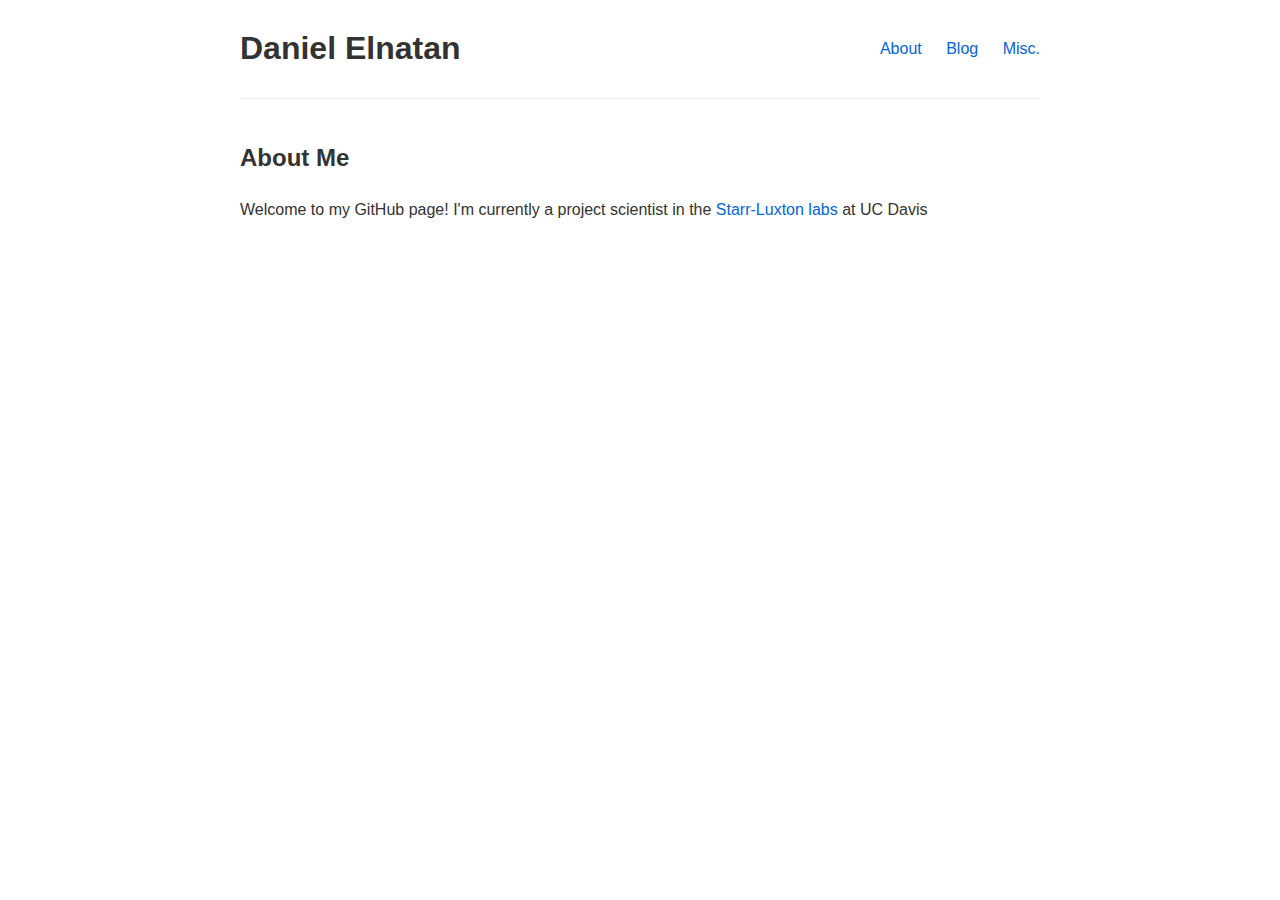
<file: index.html>
<!DOCTYPE html>
<html lang="en">
<head>
    <meta charset="UTF-8">
    <meta name="viewport" content="width=device-width, initial-scale=1.0">
    <title>Daniel Elnatan's GitHub Page</title>
    <style>
        body {
            font-family: Arial, sans-serif;
            line-height: 1.6;
            color: #333;
            max-width: 800px;
            margin: 0 auto;
            padding: 20px;
        }
        header {
            display: flex;
            justify-content: space-between;
            align-items: center;
            padding-bottom: 20px;
            border-bottom: 1px solid #eee;
        }
        h1 {
            margin: 0;
        }
        nav ul {
            list-style-type: none;
            padding: 0;
        }
        nav ul li {
            display: inline;
            margin-left: 20px;
        }
        a {
            text-decoration: none;
            color: #0366d6;
        }
        .content {
            display: none;
            padding-top: 20px;
        }
        .active {
            display: block;
        }
    </style>
</head>
<body>
    <header>
        <h1>Daniel Elnatan</h1>
        <nav>
            <ul>
                <li><a href="#" class="nav-link" data-target="about">About</a></li>
                <li><a href="#" class="nav-link" data-target="blog">Blog</a></li>
                <li><a href="#" class="nav-link" data-target="interests">Misc.</a></li>
            </ul>
        </nav>
    </header>

    <main>
        <section id="about" class="content active">
            <h2>About Me</h2>
            <p>Welcome to my GitHub page! I'm currently a project scientist in the <a href="https://starr.faculty.ucdavis.edu">Starr-Luxton labs</a> at UC Davis</p>
        </section>

        <section id="blog" class="content">
	    See <a href="blog/index.html">blog</a> here.
        </section>

        <section id="interests" class="content">
            <h2>Miscellaneous</h2>
The rise of big language models like Claude.ai has made it easier to create many programming projects. Here are some concepts that I'm exploring:
	  <ul>
	        <li><a href="../interactive_diffusion.html">Interactive diffusivity calculator</a></li>
                <li><a href="pdomdiagram/index.html">Protein domain diagram</a></li>
            </ul>
        </section>
    </main>

    <script>
        document.addEventListener('DOMContentLoaded', function() {
            const navLinks = document.querySelectorAll('.nav-link');
            const contents = document.querySelectorAll('.content');

            navLinks.forEach(link => {
                link.addEventListener('click', function(e) {
                    e.preventDefault();
                    const targetId = this.getAttribute('data-target');
                    
                    contents.forEach(content => {
                        content.classList.remove('active');
                    });
                    
                    document.getElementById(targetId).classList.add('active');
                });
            });
        });
    </script>
</body>
</html>
</file>
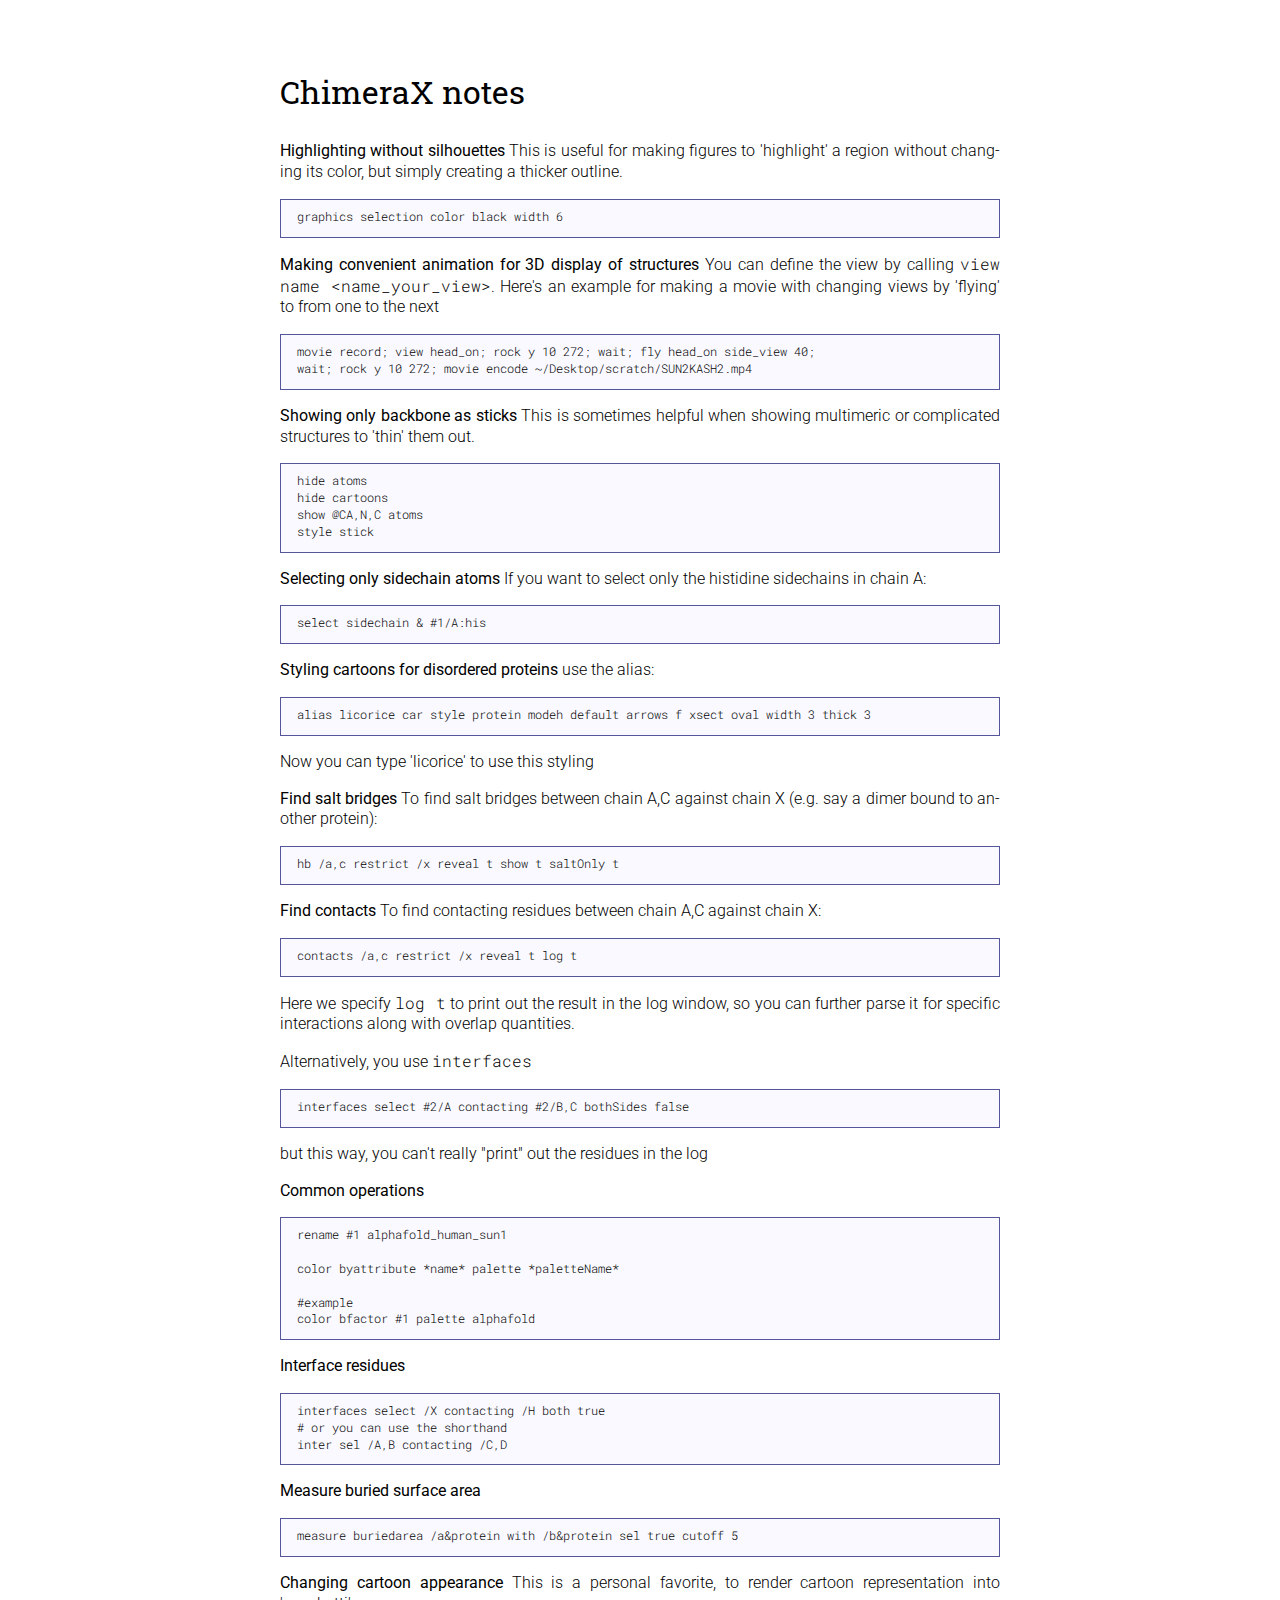
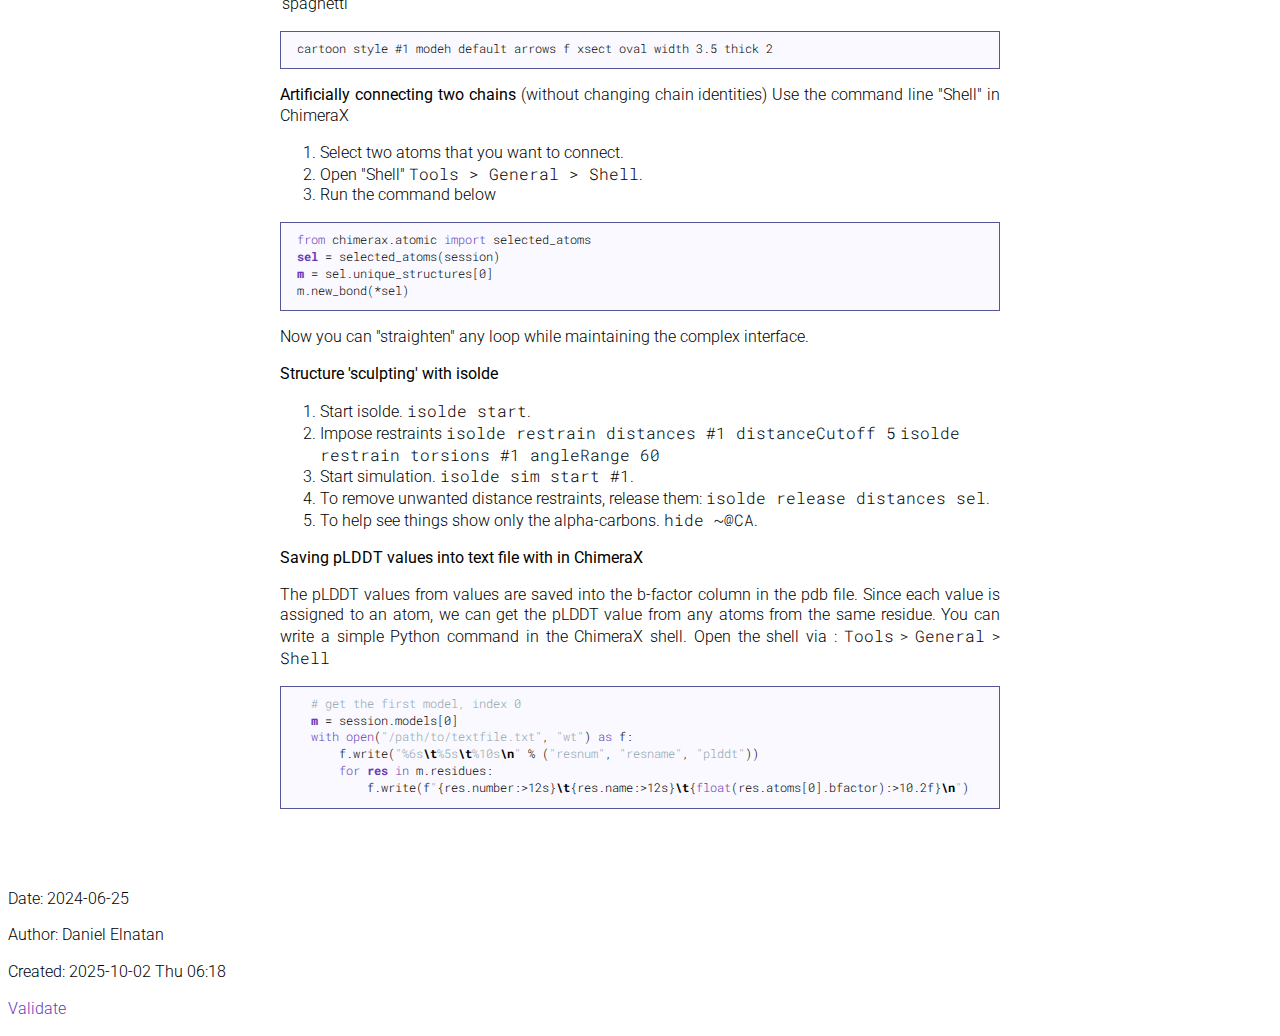
<file: chimerax_notes.html>
<?xml version="1.0" encoding="utf-8"?>
<!DOCTYPE html PUBLIC "-//W3C//DTD XHTML 1.0 Strict//EN"
"http://www.w3.org/TR/xhtml1/DTD/xhtml1-strict.dtd">
<html xmlns="http://www.w3.org/1999/xhtml" lang="en" xml:lang="en">
<head>
<!-- 2025-10-02 Thu 06:18 -->
<meta http-equiv="Content-Type" content="text/html;charset=utf-8" />
<meta name="viewport" content="width=device-width, initial-scale=1" />
<title>ChimeraX notes</title>
<meta name="author" content="Daniel Elnatan" />
<meta name="generator" content="Org Mode" />
<style type="text/css">
<!--/*--><![CDATA[/*><!--*/
/*
 * Cascading stylesheet for GNU Emacs notebooks
 * Nicolas P. Rougier - December 202
 * Released under a Creative Commons CC-BY 4.0 license
 */

@charset "utf-8";
@import url('https://fonts.googleapis.com/css?family=Roboto:300,400,500');
@import url('https://fonts.googleapis.com/css?family=Roboto Mono:300,400,500');
@import url('https://fonts.googleapis.com/css?family=Roboto Slab:300,400,500');
@import url('https://fonts.googleapis.com/css?family=Roboto Condensed:300,400,500'); 

body {
    font-family: "Roboto", sans;
    font-size: 16px;
    font-weight: 300;
    line-height: 1.3em;
}

#content {
    margin: 0 auto;
    max-width: 720px;
    margin-top: 5em;
    margin-bottom: 5em;
}

b {
    font-weight: 400;
}

a {
    color: #673AB7;
    text-decoration: none;
/*    font-weight: 400;*/
}

h1, h2, h3 {
    font-family: "Roboto Slab", serif;
    font-weight: 400;
}

h1.title {
    font-weight: 400;
    line-height: 0.75em;
    padding-top: 1.em;
    padding-bottom: 0.5em;
}
h1 span.subtitle {
    font-size: 16px;
    font-weight: 300;
}
h2 {
    clear: both;
    padding-top: 1em;
    padding-bottom: 0em;
}


p {
    text:align: justify;
/*    column-count: 2;*/
    text-align: justify;
    text-justify: inter-word;
    hyphens: auto;
}

div.abstract {
    background: #f9f9ff;
    padding: .75em 1em .75em 1em;
    line-height: 1.25em;
    font-family: "Roboto Condensed", sans-serif;
    border: .5px solid #555599;
    padding-bottom: 0.25em;
}
div.abstract p {
    column-count: 1;
    margin: 0 0 0.5em 0;
}

div.figure {
    padding: 0.50em .00em 0.75em .00em;
}
div.figure p {
    column-count: 1;
    line-height: 1.2em;
    font-family: "Roboto Condensed", sans-serif;
}
div.sidefig::after {
    display: block;
    content: "";
    clear: both;
}
div.sidefig div.figure p:nth-of-type(1) {
    width: 60%;
    float: left;
}
div.sidefig div.figure p:nth-of-type(2) {
    font-size: 95%;
    /*    border-top: 1px solid black; */
    background-color: #f9f9ff;
    padding: 1em;
}
div.sidefig div.figure img {
    width: 100%;
}

div.figure img {
    width: 100%;
}
span.figure-number {
    font-weight: 500;
}

/* --- Footnote ------------------------------------------------------------ */
div.footpara {
    display: inline-block;
}
h2.footnotes {
    font-size: 16px;
    width: 50%;
    border-bottom: 1px solid black;
}
p.footpara {
    column-count: 1;
    line-height: 1.25em;
    font-family: "Roboto Condensed", sans-serif;
    margin: 0;
}
sup {
    font-size: 0.75em;
    vertical-align: top;
    position: relative; top: -0.5em;
}

/* --- Block quote --------------------------------------------------------- */
blockquote p {
    font-size: 95%;
    line-height: 1.15em;
    column-count: 1;
    padding-top: 1em;
    padding-bottom: 1.5em;
}

/* --- Source blocks ------------------------------------------------------- */
code {
    font-family: "Roboto Mono", sans-serif;
    font-weight: 300;
}

pre {
    border: none;
    background-color: inherit;
}

pre.example::before {
    display: block;
    background-color: #fffff;
    content: "Output";
    font-family: "Roboto Condensed", sans-serif;
    font-weight: 400;
    padding-bottom: 0.25em;
}

pre.example {
    font-size: 95%;
    background-color: #f9f9ff;
    line-height: 1.4em;
    font-family: "Roboto Mono", sans-serif;
    font-weight: 300;
    padding: 0.5em 1em 0.5em 1em;
}

pre.src {
    font-size: 75%;
    line-height: 1.4em;
    font-family: "Roboto Mono", sans-serif;
    font-weight: 300;
    padding: 0;
    margin: 0;
}
div.org-src-container {
    border: .5px solid #555599;
    padding: 0.50em 1.00em 0.75em 1.00em;
    background-color: #f9f9ff;
    margin-bottom: 0.5em;
}

label.org-src-name {
    display: block;
    font-family: "Roboto Condensed", sans-serif;
    padding-bottom: .25em;
}

span.listing-number {
    font-weight: 500;
}

table {
    font-family: "Roboto Mono", sans-serif;
    font-size: 70%;
}

tbody tr:nth-of-type(even) {
    background-color: #f3f3f3;
}

tbody tr:last-of-type {
    border-bottom: 2px solid #009879;
}
/*]]>*/-->
</style>
</head>
<body>
<div id="content" class="content">
<h1 class="title">ChimeraX notes</h1>
<p>
<b>Highlighting without silhouettes</b>
This is useful for making figures to 'highlight' a region without changing its
color, but simply creating a thicker outline.
</p>
<div class="org-src-container">
<pre class="src src-txt"><code>graphics selection color black width 6
</code></pre>
</div>

<p>
<b>Making convenient animation for 3D display of structures</b>
You can define the view by calling <code>view name &lt;name_your_view&gt;</code>. Here's an
example for making a movie with changing views by 'flying' to from one to the next
</p>
<div class="org-src-container">
<pre class="src src-text"><code>movie record; view head_on; rock y 10 272; wait; fly head_on side_view 40;
wait; rock y 10 272; movie encode ~/Desktop/scratch/SUN2KASH2.mp4
</code></pre>
</div>

<p>
<b>Showing only backbone as sticks</b>
This is sometimes helpful when showing multimeric or complicated structures to
'thin' them out.
</p>

<div class="org-src-container">
<pre class="src src-text"><code>hide atoms
hide cartoons
show @CA,N,C atoms
style stick
</code></pre>
</div>

<p>
<b>Selecting only sidechain atoms</b>
If you want to select only the histidine sidechains in chain A:
</p>
<div class="org-src-container">
<pre class="src src-text"><code>select sidechain &amp; #1/A:his
</code></pre>
</div>

<p>
<b>Styling cartoons for disordered proteins</b>
use the alias:
</p>
<div class="org-src-container">
<pre class="src src-text"><code>alias licorice car style protein modeh default arrows f xsect oval width 3 thick 3
</code></pre>
</div>
<p>
Now you can type 'licorice' to use this styling
</p>

<p>
<b>Find salt bridges</b>
To find salt bridges between chain A,C against chain X (e.g. say a dimer bound to another protein):
</p>
<div class="org-src-container">
<pre class="src src-text"><code>hb /a,c restrict /x reveal t show t saltOnly t
</code></pre>
</div>

<p>
<b>Find contacts</b>
To find contacting residues between chain A,C against chain X:
</p>
<div class="org-src-container">
<pre class="src src-text"><code>contacts /a,c restrict /x reveal t log t
</code></pre>
</div>

<p>
Here we specify <code>log t</code> to print out the result in the log window, so you can further parse it for specific interactions along with overlap quantities.
</p>

<p>
Alternatively, you use <code>interfaces</code>
</p>
<div class="org-src-container">
<pre class="src src-text"><code>interfaces select #2/A contacting #2/B,C bothSides false
</code></pre>
</div>

<p>
but this way, you can't really "print" out the residues in the log
</p>

<p>
<b>Common operations</b>
</p>
<div class="org-src-container">
<pre class="src src-text"><code>rename #1 alphafold_human_sun1

color byattribute *name* palette *paletteName*

#example
color bfactor #1 palette alphafold
</code></pre>
</div>

<p>
<b>Interface residues</b>
</p>
<div class="org-src-container">
<pre class="src src-text"><code>interfaces select /X contacting /H both true
# or you can use the shorthand
inter sel /A,B contacting /C,D
</code></pre>
</div>

<p>
<b>Measure buried surface area</b>
</p>
<div class="org-src-container">
<pre class="src src-text"><code>measure buriedarea /a&amp;protein with /b&amp;protein sel true cutoff 5
</code></pre>
</div>

<p>
<b>Changing cartoon appearance</b>
This is a personal favorite, to render cartoon representation into 'spaghetti'
</p>
<div class="org-src-container">
<pre class="src src-text"><code>cartoon style #1 modeh default arrows f xsect oval width 3.5 thick 2
</code></pre>
</div>

<p>
<b>Artificially connecting two chains</b> (without changing chain identities)
Use the command line "Shell" in ChimeraX
</p>

<ol class="org-ol">
<li>Select two atoms that you want to connect.</li>
<li>Open "Shell" <code>Tools &gt; General &gt; Shell</code>.</li>
<li>Run the command below</li>
</ol>

<div class="org-src-container">
<pre class="src src-python"><code><span style="color: #673AB7;">from</span> chimerax.atomic <span style="color: #673AB7;">import</span> selected_atoms
<span style="color: #673AB7; font-weight: bold;">sel</span> = selected_atoms(session)
<span style="color: #673AB7; font-weight: bold;">m</span> = sel.unique_structures[0]
m.new_bond(*sel)   
</code></pre>
</div>

<p>
Now you can "straighten" any loop while maintaining the complex interface.
</p>

<p>
<b>Structure 'sculpting' with isolde</b>
</p>

<ol class="org-ol">
<li>Start isolde. <code>isolde start</code>.</li>
<li>Impose restraints
<code>isolde restrain distances #1 distanceCutoff 5</code>
<code>isolde restrain torsions #1 angleRange 60</code></li>
<li>Start simulation. <code>isolde sim start #1</code>.</li>
<li>To remove unwanted distance restraints, release them: <code>isolde release distances sel</code>.</li>
<li>To help see things show only the alpha-carbons. <code>hide ~@CA</code>.</li>
</ol>

<p>
<b>Saving pLDDT values into text file with in ChimeraX</b>
</p>

<p>
The pLDDT values from  values are saved into the b-factor column in the pdb file. Since each value is assigned to an atom, we can get the pLDDT value from any atoms from the same residue. You can write a simple Python command in the ChimeraX shell. Open the shell via : <code>Tools</code> &gt; <code>General</code> &gt; <code>Shell</code>
</p>

<div class="org-src-container">
<pre class="src src-python"><code>  <span style="color: #90A4AE;"># get the first model, index 0</span>
  <span style="color: #673AB7; font-weight: bold;">m</span> = session.models[0]
  <span style="color: #673AB7;">with</span> <span style="color: #673AB7;">open</span>(<span style="color: #90A4AE;">"/path/to/textfile.txt"</span>, <span style="color: #90A4AE;">"wt"</span>) <span style="color: #673AB7;">as</span> f:
      f.write(<span style="color: #90A4AE;">"%6s</span><span style="font-weight: bold;">\t</span><span style="color: #90A4AE;">%5s</span><span style="font-weight: bold;">\t</span><span style="color: #90A4AE;">%10s</span><span style="font-weight: bold;">\n</span><span style="color: #90A4AE;">"</span> % (<span style="color: #90A4AE;">"resnum"</span>, <span style="color: #90A4AE;">"resname"</span>, <span style="color: #90A4AE;">"plddt"</span>))
      <span style="color: #673AB7;">for</span> <span style="color: #673AB7; font-weight: bold;">res</span> <span style="color: #673AB7;">in</span> m.residues:
          f.write(f<span style="color: #90A4AE;">"</span>{res.number:&gt;12s}<span style="font-weight: bold;">\t</span>{res.name:&gt;12s}<span style="font-weight: bold;">\t</span>{<span style="color: #673AB7;">float</span>(res.atoms[0].bfactor):&gt;10.2f}<span style="font-weight: bold;">\n</span><span style="color: #90A4AE;">"</span>)
</code></pre>
</div>
</div>
<div id="postamble" class="status">
<p class="date">Date: 2024-06-25</p>
<p class="author">Author: Daniel Elnatan</p>
<p class="date">Created: 2025-10-02 Thu 06:18</p>
<p class="validation"><a href="https://validator.w3.org/check?uri=referer">Validate</a></p>
</div>
</body>
</html>
</file>
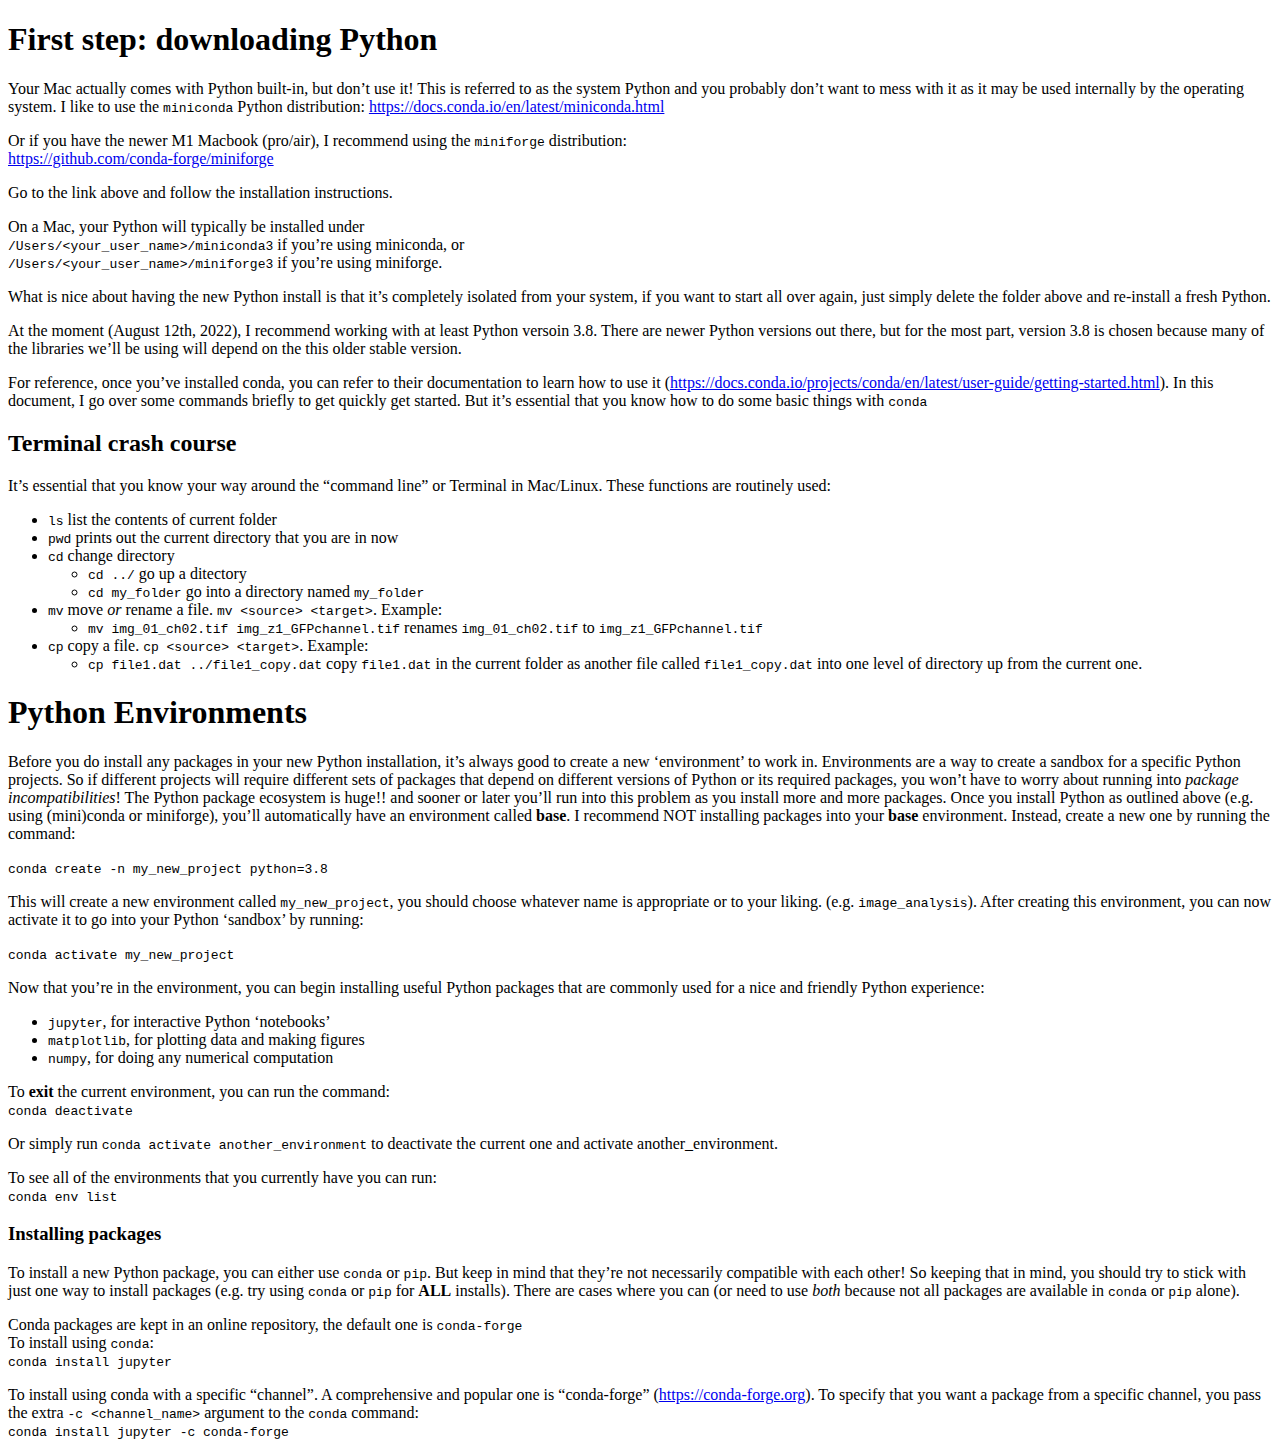
<file: docs/part1.html>
﻿<!DOCTYPE html>
<html>

<head>
  <meta charset="utf-8">
  <meta name="viewport" content="width=device-width, initial-scale=1.0">
  <title>Python intro (part 1)</title>
  <link rel="stylesheet" href="https://stackedit.io/style.css" />
</head>

<body class="stackedit">
  <div class="stackedit__html"><h1 id="first-step-downloading-python">First step: downloading Python</h1>
<p>Your Mac actually comes with Python built-in, but don’t use it! This is referred to as the system Python and you probably don’t want to mess with it as it may be used internally by the operating system. I like to use the <code>miniconda</code> Python distribution: <a href="https://docs.conda.io/en/latest/miniconda.html">https://docs.conda.io/en/latest/miniconda.html</a></p>
<p>Or if you have the newer M1 Macbook (pro/air), I recommend using the <code>miniforge</code> distribution:<br>
<a href="https://github.com/conda-forge/miniforge">https://github.com/conda-forge/miniforge</a></p>
<p>Go to the link above and follow the installation instructions.</p>
<p>On a Mac, your Python will typically be installed under<br>
<code>/Users/&lt;your_user_name&gt;/miniconda3</code> if you’re using miniconda, or<br>
<code>/Users/&lt;your_user_name&gt;/miniforge3</code> if you’re using miniforge.</p>
<p>What is nice about having the new Python install is that it’s completely isolated from your system, if you want to start all over again, just simply delete the folder above and re-install a fresh Python.</p>
<p>At the moment (August 12th, 2022), I recommend working with at least Python versoin 3.8. There are newer Python versions out there, but for the most part, version 3.8 is chosen because many of the libraries we’ll be using will depend on the this older stable version.</p>
<p>For reference, once you’ve installed conda, you can refer to their documentation to learn how to use it (<a href="https://docs.conda.io/projects/conda/en/latest/user-guide/getting-started.html">https://docs.conda.io/projects/conda/en/latest/user-guide/getting-started.html</a>). In this document, I go over some commands briefly to get quickly get started. But it’s essential that you know how to do some basic things with <code>conda</code></p>
<h2 id="terminal-crash-course">Terminal crash course</h2>
<p>It’s essential that you know your way around the “command line” or Terminal in Mac/Linux. These functions are routinely used:</p>
<ul>
<li><code>ls</code> list the contents of current folder</li>
<li><code>pwd</code> prints out the current directory that you are in now</li>
<li><code>cd</code> change directory
<ul>
<li><code>cd ../</code> go up a ditectory</li>
<li><code>cd my_folder</code> go into a directory named <code>my_folder</code></li>
</ul>
</li>
<li><code>mv</code> move <em>or</em> rename a file. <code>mv &lt;source&gt; &lt;target&gt;</code>. Example:
<ul>
<li><code>mv img_01_ch02.tif img_z1_GFPchannel.tif</code> renames <code>img_01_ch02.tif</code> to <code>img_z1_GFPchannel.tif</code></li>
</ul>
</li>
<li><code>cp</code> copy a file. <code>cp &lt;source&gt; &lt;target&gt;</code>. Example:
<ul>
<li><code>cp file1.dat ../file1_copy.dat</code> copy <code>file1.dat</code> in the current folder as another file called <code>file1_copy.dat</code> into one level of directory up from the current one.</li>
</ul>
</li>
</ul>
<h1 id="python-environments">Python Environments</h1>
<p>Before you do install any packages in your new Python installation, it’s always good to create a new ‘environment’ to work in. Environments are a way to create a sandbox for a specific Python projects. So if different projects will require different sets of packages that depend on different versions of Python or its required packages, you won’t have to worry about running into <em>package incompatibilities</em>! The Python package ecosystem is huge!! and sooner or later you’ll run into this problem as you install more and more packages. Once you install Python as outlined above (e.g. using (mini)conda or miniforge), you’ll automatically have an environment called <strong>base</strong>. I recommend NOT installing packages into your <strong>base</strong> environment. Instead, create a new one by running the command:</p>
<p><code>conda create -n my_new_project python=3.8</code></p>
<p>This will create a new environment called <code>my_new_project</code>, you should choose whatever name is appropriate or to your liking. (e.g. <code>image_analysis</code>). After creating this environment, you can now activate it to go into your Python ‘sandbox’ by running:</p>
<p><code>conda activate my_new_project</code></p>
<p>Now that you’re in the environment, you can begin installing useful Python packages that are commonly used for a nice and friendly Python experience:</p>
<ul>
<li><code>jupyter</code>, for interactive Python ‘notebooks’</li>
<li><code>matplotlib</code>, for plotting data and making figures</li>
<li><code>numpy</code>, for doing any numerical computation</li>
</ul>
<p>To <strong>exit</strong> the current environment, you can run the command:<br>
<code>conda deactivate</code></p>
<p>Or simply run <code>conda activate another_environment</code> to deactivate the current one and activate another_environment.</p>
<p>To see all of the environments that you currently have you can run:<br>
<code>conda env list</code></p>
<h3 id="installing-packages">Installing packages</h3>
<p>To install a new Python package, you can either use <code>conda</code> or <code>pip</code>. But keep in mind that they’re not necessarily compatible with each other! So keeping that in mind, you should try to stick with just one way to install packages (e.g. try using <code>conda</code> or <code>pip</code> for <strong>ALL</strong> installs). There are cases where you can (or need to use <em>both</em> because not all packages are available in <code>conda</code> or <code>pip</code> alone).</p>
<p>Conda packages are kept in an online repository, the default one is <code>conda-forge</code><br>
To install using <code>conda</code>:<br>
<code>conda install jupyter</code></p>
<p>To install using conda with a specific “channel”. A comprehensive and popular one is “conda-forge” (<a href="https://conda-forge.org">https://conda-forge.org</a>). To specify that you want a package from a specific channel, you pass the extra <code>-c &lt;channel_name&gt;</code> argument to the <code>conda</code> command:<br>
<code>conda install jupyter -c conda-forge</code></p>
</div>
</body>

</html>
</file>
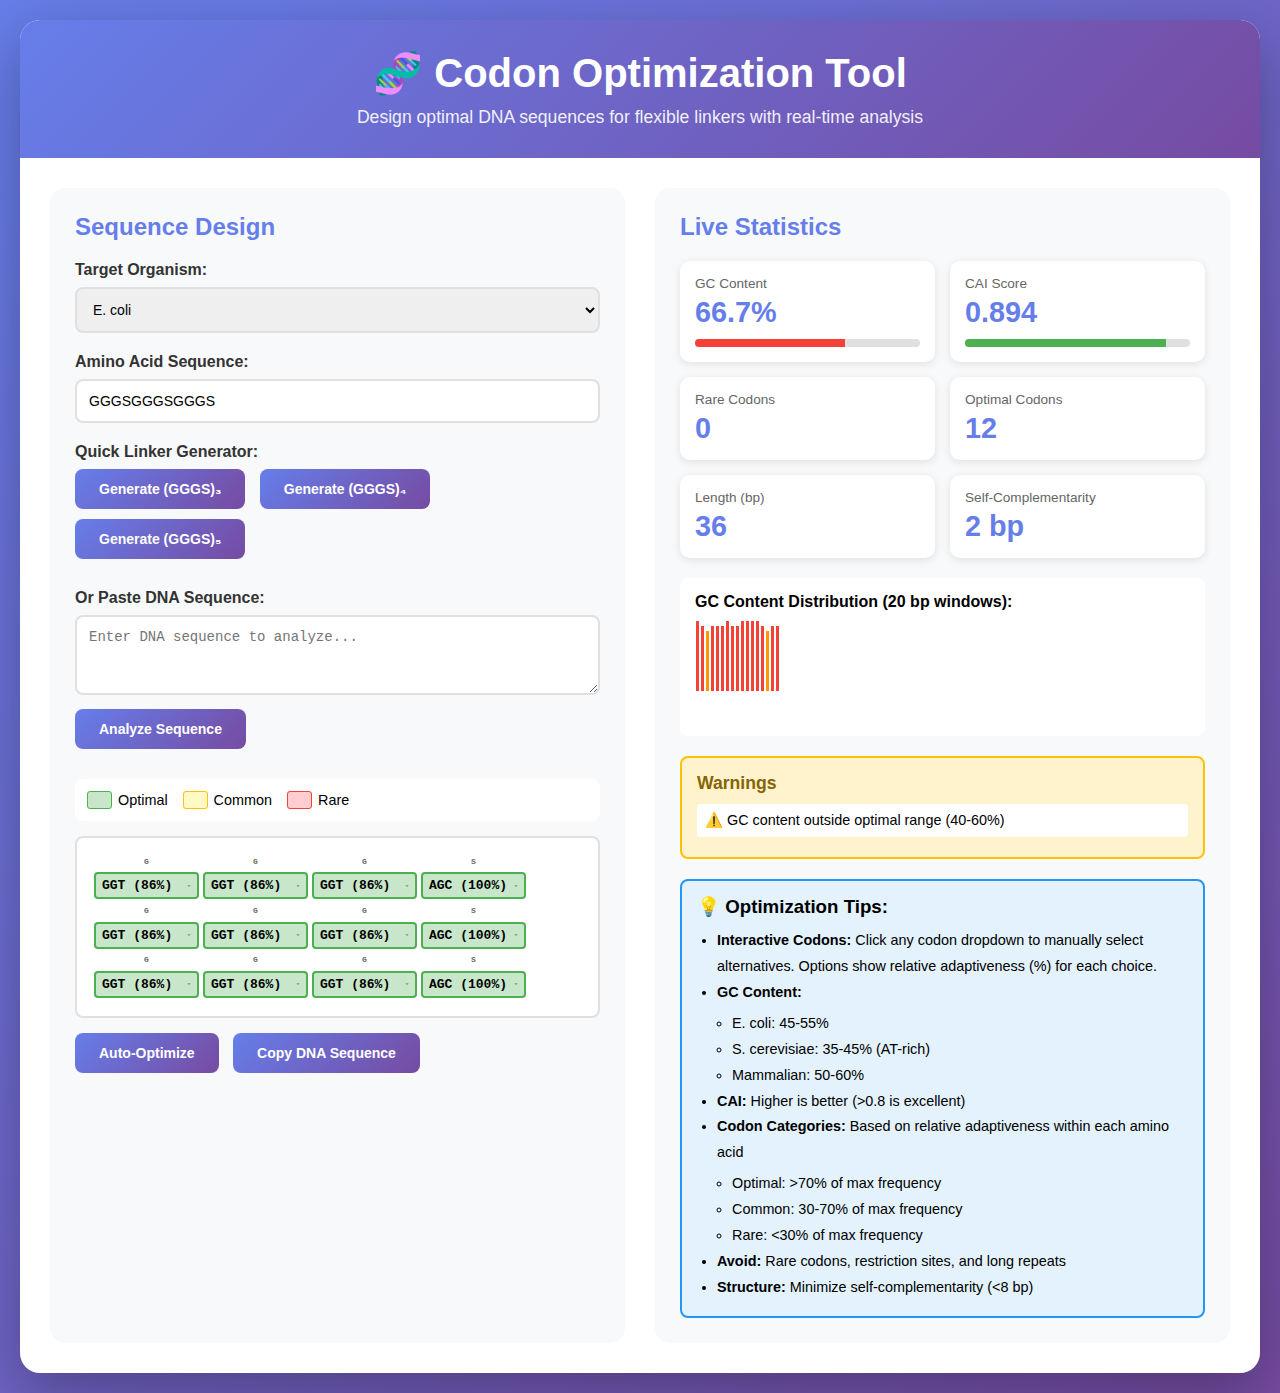
<file: misc_tools/codon_optimization_tool.html>
<!DOCTYPE html>
<html lang="en">
<head>
    <meta charset="UTF-8">
    <meta name="viewport" content="width=device-width, initial-scale=1.0">
    <title>Codon Optimization Tool</title>
    <style>
        * {
            margin: 0;
            padding: 0;
            box-sizing: border-box;
        }

        body {
            font-family: -apple-system, BlinkMacSystemFont, 'Segoe UI', Roboto, Oxygen, Ubuntu, Cantarell, sans-serif;
            background: linear-gradient(135deg, #667eea 0%, #764ba2 100%);
            min-height: 100vh;
            padding: 20px;
        }

        .container {
            max-width: 1400px;
            margin: 0 auto;
            background: white;
            border-radius: 20px;
            box-shadow: 0 20px 60px rgba(0,0,0,0.3);
            overflow: hidden;
        }

        header {
            background: linear-gradient(135deg, #667eea 0%, #764ba2 100%);
            color: white;
            padding: 30px;
            text-align: center;
        }

        h1 {
            font-size: 2.5em;
            margin-bottom: 10px;
        }

        .subtitle {
            font-size: 1.1em;
            opacity: 0.9;
        }

        .main-content {
            display: grid;
            grid-template-columns: 1fr 1fr;
            gap: 30px;
            padding: 30px;
        }

        .panel {
            background: #f8f9fa;
            border-radius: 15px;
            padding: 25px;
        }

        .panel h2 {
            color: #667eea;
            margin-bottom: 20px;
            font-size: 1.5em;
        }

        .input-group {
            margin-bottom: 20px;
        }

        label {
            display: block;
            margin-bottom: 8px;
            font-weight: 600;
            color: #333;
        }

        select, input, textarea {
            width: 100%;
            padding: 12px;
            border: 2px solid #e0e0e0;
            border-radius: 8px;
            font-size: 14px;
            transition: border-color 0.3s;
        }

        select:focus, input:focus, textarea:focus {
            outline: none;
            border-color: #667eea;
        }

        textarea {
            resize: vertical;
            min-height: 80px;
            font-family: 'Courier New', monospace;
        }

        button {
            background: linear-gradient(135deg, #667eea 0%, #764ba2 100%);
            color: white;
            border: none;
            padding: 12px 24px;
            border-radius: 8px;
            font-size: 14px;
            font-weight: 600;
            cursor: pointer;
            transition: transform 0.2s, box-shadow 0.2s;
            margin-right: 10px;
            margin-bottom: 10px;
        }

        button:hover {
            transform: translateY(-2px);
            box-shadow: 0 5px 15px rgba(102, 126, 234, 0.4);
        }

        button:active {
            transform: translateY(0);
        }

        .sequence-display {
            background: white;
            border: 2px solid #e0e0e0;
            border-radius: 8px;
            padding: 15px;
            margin-top: 15px;
            font-family: 'Courier New', monospace;
            min-height: 150px;
            word-break: break-all;
            line-height: 1.8;
        }

        .codon-wrapper {
            display: inline-block;
            margin: 2px;
            position: relative;
        }

        .codon-select {
            padding: 4px 6px;
            border-radius: 4px;
            border: 2px solid transparent;
            font-family: 'Courier New', monospace;
            font-size: 13px;
            font-weight: 600;
            cursor: pointer;
            transition: all 0.2s;
            appearance: none;
            -webkit-appearance: none;
            -moz-appearance: none;
            background-repeat: no-repeat;
            background-position: right 4px center;
            background-size: 8px;
            padding-right: 16px;
        }

        .codon-select.rare {
            background-color: #ffcdd2;
            border-color: #f44336;
            background-image: url('data:image/svg+xml;utf8,<svg fill="%23f44336" height="8" viewBox="0 0 24 24" width="8" xmlns="http://www.w3.org/2000/svg"><path d="M7 10l5 5 5-5z"/></svg>');
        }

        .codon-select.common {
            background-color: #fff9c4;
            border-color: #ffc107;
            background-image: url('data:image/svg+xml;utf8,<svg fill="%23ffc107" height="8" viewBox="0 0 24 24" width="8" xmlns="http://www.w3.org/2000/svg"><path d="M7 10l5 5 5-5z"/></svg>');
        }

        .codon-select.optimal {
            background-color: #c8e6c9;
            border-color: #4caf50;
            background-image: url('data:image/svg+xml;utf8,<svg fill="%234caf50" height="8" viewBox="0 0 24 24" width="8" xmlns="http://www.w3.org/2000/svg"><path d="M7 10l5 5 5-5z"/></svg>');
        }

        .codon-select:hover {
            opacity: 0.9;
            border-color: #667eea;
            transform: scale(1.02);
        }

        .codon-select:focus {
            outline: none;
            border-color: #667eea;
            box-shadow: 0 0 0 3px rgba(102, 126, 234, 0.2);
        }

        .codon-select option {
            padding: 4px;
            font-family: 'Courier New', monospace;
        }

        .codon-select option.rare {
            background-color: #ffcdd2;
        }

        .codon-select option.common {
            background-color: #fff9c4;
        }

        .codon-select option.optimal {
            background-color: #c8e6c9;
        }

        .aa-label {
            display: block;
            font-size: 8px;
            text-align: center;
            color: #666;
            font-weight: bold;
            margin-bottom: 2px;
        }

        .stats-grid {
            display: grid;
            grid-template-columns: repeat(2, 1fr);
            gap: 15px;
            margin-top: 20px;
        }

        .stat-card {
            background: white;
            padding: 15px;
            border-radius: 10px;
            box-shadow: 0 2px 8px rgba(0,0,0,0.1);
        }

        .stat-label {
            font-size: 0.85em;
            color: #666;
            margin-bottom: 5px;
        }

        .stat-value {
            font-size: 1.8em;
            font-weight: bold;
            color: #667eea;
        }

        .progress-bar {
            width: 100%;
            height: 8px;
            background: #e0e0e0;
            border-radius: 4px;
            overflow: hidden;
            margin-top: 10px;
        }

        .progress-fill {
            height: 100%;
            transition: width 0.3s, background-color 0.3s;
        }

        .warnings {
            background: #fff3cd;
            border: 2px solid #ffc107;
            border-radius: 8px;
            padding: 15px;
            margin-top: 20px;
        }

        .warnings h3 {
            color: #856404;
            margin-bottom: 10px;
            font-size: 1.1em;
        }

        .warning-item {
            padding: 8px;
            margin: 5px 0;
            background: white;
            border-radius: 4px;
            font-size: 0.9em;
        }

        .info-box {
            background: #e3f2fd;
            border: 2px solid #2196f3;
            border-radius: 8px;
            padding: 15px;
            margin-top: 20px;
        }

        .legend {
            display: flex;
            gap: 15px;
            flex-wrap: wrap;
            margin: 15px 0;
            padding: 12px;
            background: white;
            border-radius: 8px;
            font-size: 0.9em;
        }

        .legend-item {
            display: flex;
            align-items: center;
            gap: 6px;
        }

        .legend-color {
            width: 25px;
            height: 18px;
            border-radius: 3px;
        }

        .gc-chart {
            margin-top: 20px;
            padding: 15px;
            background: white;
            border-radius: 8px;
        }

        .chart-bar {
            display: inline-block;
            width: 3px;
            margin: 0 1px;
            vertical-align: bottom;
            background: #667eea;
            transition: all 0.2s;
        }

        .chart-bar:hover {
            opacity: 0.7;
        }

        @media (max-width: 1024px) {
            .main-content {
                grid-template-columns: 1fr;
            }
        }
    </style>
</head>
<body>
    <div class="container">
        <header>
            <h1>🧬 Codon Optimization Tool</h1>
            <p class="subtitle">Design optimal DNA sequences for flexible linkers with real-time analysis</p>
        </header>

        <div class="main-content">
            <!-- Left Panel: Input -->
            <div class="panel">
                <h2>Sequence Design</h2>
                
                <div class="input-group">
                    <label for="organism">Target Organism:</label>
                    <select id="organism" onchange="updateAnalysis()">
                        <option value="ecoli">E. coli</option>
                        <option value="yeast">S. cerevisiae (Yeast)</option>
                        <option value="human">Mammalian (Human)</option>
                    </select>
                </div>

                <div class="input-group">
                    <label for="amino-acids">Amino Acid Sequence:</label>
                    <input type="text" id="amino-acids" placeholder="e.g., GGGSGGGSGGGS" value="GGGSGGGSGGGS" oninput="updateFromAminoAcids()">
                </div>

                <div class="input-group">
                    <label>Quick Linker Generator:</label>
                    <button onclick="generateLinker(3)">Generate (GGGS)₃</button>
                    <button onclick="generateLinker(4)">Generate (GGGS)₄</button>
                    <button onclick="generateLinker(5)">Generate (GGGS)₅</button>
                </div>

                <div class="input-group">
                    <label for="dna-sequence">Or Paste DNA Sequence:</label>
                    <textarea id="dna-sequence" placeholder="Enter DNA sequence to analyze..."></textarea>
                    <button onclick="analyzeCustomSequence()" style="margin-top: 10px;">Analyze Sequence</button>
                </div>

                <div class="legend">
                    <div class="legend-item">
                        <div class="legend-color" style="background: #c8e6c9; border: 1px solid #4caf50;"></div>
                        <span>Optimal</span>
                    </div>
                    <div class="legend-item">
                        <div class="legend-color" style="background: #fff9c4; border: 1px solid #ffc107;"></div>
                        <span>Common</span>
                    </div>
                    <div class="legend-item">
                        <div class="legend-color" style="background: #ffcdd2; border: 1px solid #f44336;"></div>
                        <span>Rare</span>
                    </div>
                </div>

                <div id="sequence-display" class="sequence-display">
                    <p style="color: #999; text-align: center;">Enter a sequence or generate a linker to begin</p>
                </div>

                <button onclick="optimizeSequence()" style="margin-top: 15px;">Auto-Optimize</button>
                <button onclick="copyToClipboard()" style="margin-top: 15px;">Copy DNA Sequence</button>
            </div>

            <!-- Right Panel: Statistics -->
            <div class="panel">
                <h2>Live Statistics</h2>
                
                <div class="stats-grid">
                    <div class="stat-card">
                        <div class="stat-label">GC Content</div>
                        <div class="stat-value" id="gc-content">--</div>
                        <div class="progress-bar">
                            <div class="progress-fill" id="gc-progress" style="width: 0%;"></div>
                        </div>
                    </div>

                    <div class="stat-card">
                        <div class="stat-label">CAI Score</div>
                        <div class="stat-value" id="cai-score">--</div>
                        <div class="progress-bar">
                            <div class="progress-fill" id="cai-progress" style="width: 0%;"></div>
                        </div>
                    </div>

                    <div class="stat-card">
                        <div class="stat-label">Rare Codons</div>
                        <div class="stat-value" id="rare-codons">--</div>
                    </div>

                    <div class="stat-card">
                        <div class="stat-label">Optimal Codons</div>
                        <div class="stat-value" id="optimal-codons">--</div>
                    </div>

                    <div class="stat-card">
                        <div class="stat-label">Length (bp)</div>
                        <div class="stat-value" id="sequence-length">--</div>
                    </div>

                    <div class="stat-card">
                        <div class="stat-label">Self-Complementarity</div>
                        <div class="stat-value" id="self-comp">--</div>
                    </div>
                </div>

                <div class="gc-chart">
                    <strong>GC Content Distribution (20 bp windows):</strong>
                    <div id="gc-chart-bars" style="margin-top: 10px; min-height: 100px;">
                        <p style="color: #999;">No data yet</p>
                    </div>
                </div>

                <div id="warnings-container"></div>
                
                <div class="info-box" style="margin-top: 20px;">
                    <h3 style="margin-bottom: 10px;">💡 Optimization Tips:</h3>
                    <ul style="margin-left: 20px; line-height: 1.8; font-size: 0.9em;">
                        <li><strong>Interactive Codons:</strong> Click any codon dropdown to manually select alternatives. Options show relative adaptiveness (%) for each choice.</li>
                        <li><strong>GC Content:</strong> 
                            <ul style="margin-left: 15px; margin-top: 5px;">
                                <li>E. coli: 45-55%</li>
                                <li>S. cerevisiae: 35-45% (AT-rich)</li>
                                <li>Mammalian: 50-60%</li>
                            </ul>
                        </li>
                        <li><strong>CAI:</strong> Higher is better (>0.8 is excellent)</li>
                        <li><strong>Codon Categories:</strong> Based on relative adaptiveness within each amino acid
                            <ul style="margin-left: 15px; margin-top: 5px;">
                                <li>Optimal: >70% of max frequency</li>
                                <li>Common: 30-70% of max frequency</li>
                                <li>Rare: <30% of max frequency</li>
                            </ul>
                        </li>
                        <li><strong>Avoid:</strong> Rare codons, restriction sites, and long repeats</li>
                        <li><strong>Structure:</strong> Minimize self-complementarity (<8 bp)</li>
                    </ul>
                </div>
            </div>
        </div>
    </div>

    <script>
        // Genetic code
        const geneticCode = {
            'F': ['TTT', 'TTC'],
            'L': ['TTA', 'TTG', 'CTT', 'CTC', 'CTA', 'CTG'],
            'I': ['ATT', 'ATC', 'ATA'],
            'M': ['ATG'],
            'V': ['GTT', 'GTC', 'GTA', 'GTG'],
            'S': ['TCT', 'TCC', 'TCA', 'TCG', 'AGT', 'AGC'],
            'P': ['CCT', 'CCC', 'CCA', 'CCG'],
            'T': ['ACT', 'ACC', 'ACA', 'ACG'],
            'A': ['GCT', 'GCC', 'GCA', 'GCG'],
            'Y': ['TAT', 'TAC'],
            'H': ['CAT', 'CAC'],
            'Q': ['CAA', 'CAG'],
            'N': ['AAT', 'AAC'],
            'K': ['AAA', 'AAG'],
            'D': ['GAT', 'GAC'],
            'E': ['GAA', 'GAG'],
            'C': ['TGT', 'TGC'],
            'W': ['TGG'],
            'R': ['CGT', 'CGC', 'CGA', 'CGG', 'AGA', 'AGG'],
            'G': ['GGT', 'GGC', 'GGA', 'GGG'],
            '*': ['TAA', 'TAG', 'TGA']
        };

        // E. coli codon usage (per 1000)
        const ecoliFreq = {
            'TTT': 21.8, 'TTC': 16.4, 'TTA': 13.0, 'TTG': 12.8,
            'CTT': 10.7, 'CTC': 10.5, 'CTA': 3.7, 'CTG': 52.4,
            'ATT': 29.8, 'ATC': 24.9, 'ATA': 4.5, 'ATG': 27.4,
            'GTT': 18.4, 'GTC': 15.2, 'GTA': 11.5, 'GTG': 25.6,
            'TCT': 8.6, 'TCC': 8.8, 'TCA': 7.2, 'TCG': 8.6, 'AGT': 9.0, 'AGC': 16.1,
            'CCT': 7.0, 'CCC': 5.5, 'CCA': 8.5, 'CCG': 23.3,
            'ACT': 8.8, 'ACC': 23.1, 'ACA': 7.3, 'ACG': 14.2,
            'GCT': 15.5, 'GCC': 25.5, 'GCA': 20.8, 'GCG': 33.3,
            'TAT': 16.3, 'TAC': 12.2, 'CAT': 13.1, 'CAC': 9.7,
            'CAA': 15.3, 'CAG': 29.3, 'AAT': 18.5, 'AAC': 21.8,
            'AAA': 33.7, 'AAG': 10.3, 'GAT': 32.8, 'GAC': 19.3,
            'GAA': 39.7, 'GAG': 18.3, 'TGT': 5.2, 'TGC': 6.3,
            'TGG': 15.2, 'CGT': 21.3, 'CGC': 21.6, 'CGA': 3.6,
            'CGG': 5.6, 'AGA': 2.1, 'AGG': 1.2, 'GGT': 24.8,
            'GGC': 28.8, 'GGA': 8.6, 'GGG': 10.9
        };

        // Human codon usage (per 1000)
        const humanFreq = {
            'TTT': 17.6, 'TTC': 20.3, 'TTA': 7.7, 'TTG': 12.9,
            'CTT': 13.2, 'CTC': 19.6, 'CTA': 7.2, 'CTG': 39.6,
            'ATT': 16.0, 'ATC': 20.8, 'ATA': 7.5, 'ATG': 22.0,
            'GTT': 11.0, 'GTC': 14.5, 'GTA': 7.1, 'GTG': 28.1,
            'TCT': 15.2, 'TCC': 17.7, 'TCA': 12.2, 'TCG': 4.4, 'AGT': 12.1, 'AGC': 19.5,
            'CCT': 17.5, 'CCC': 19.8, 'CCA': 16.9, 'CCG': 6.9,
            'ACT': 13.1, 'ACC': 18.9, 'ACA': 15.1, 'ACG': 6.1,
            'GCT': 18.4, 'GCC': 27.7, 'GCA': 15.8, 'GCG': 7.4,
            'TAT': 12.2, 'TAC': 15.3, 'CAT': 10.9, 'CAC': 15.1,
            'CAA': 12.3, 'CAG': 34.2, 'AAT': 17.0, 'AAC': 19.1,
            'AAA': 24.4, 'AAG': 31.9, 'GAT': 21.8, 'GAC': 25.1,
            'GAA': 29.0, 'GAG': 39.6, 'TGT': 10.6, 'TGC': 12.6,
            'TGG': 13.2, 'CGT': 4.5, 'CGC': 10.4, 'CGA': 6.2,
            'CGG': 11.4, 'AGA': 12.2, 'AGG': 12.0, 'GGT': 10.8,
            'GGC': 22.2, 'GGA': 16.5, 'GGG': 16.5
        };

        // S. cerevisiae (yeast) codon usage (per 1000)
        // Based on highly expressed genes from Kazusa database
        const yeastFreq = {
            'TTT': 26.1, 'TTC': 18.4, 'TTA': 26.2, 'TTG': 27.2,
            'CTT': 12.3, 'CTC': 5.4, 'CTA': 13.4, 'CTG': 10.5,
            'ATT': 30.1, 'ATC': 17.2, 'ATA': 17.8, 'ATG': 20.9,
            'GTT': 22.1, 'GTC': 11.8, 'GTA': 12.0, 'GTG': 10.8,
            'TCT': 23.4, 'TCC': 14.2, 'TCA': 18.7, 'TCG': 8.6, 'AGT': 14.2, 'AGC': 9.8,
            'CCT': 13.5, 'CCC': 6.8, 'CCA': 18.3, 'CCG': 5.3,
            'ACT': 20.3, 'ACC': 12.7, 'ACA': 17.8, 'ACG': 8.0,
            'GCT': 21.2, 'GCC': 12.6, 'GCA': 16.2, 'GCG': 6.2,
            'TAT': 18.8, 'TAC': 14.8, 'CAT': 13.6, 'CAC': 7.8,
            'CAA': 27.3, 'CAG': 12.1, 'AAT': 35.7, 'AAC': 24.8,
            'AAA': 41.9, 'AAG': 30.8, 'GAT': 37.6, 'GAC': 20.2,
            'GAA': 45.6, 'GAG': 19.2, 'TGT': 8.1, 'TGC': 4.8,
            'TGG': 10.4, 'CGT': 6.4, 'CGC': 2.6, 'CGA': 3.0,
            'CGG': 1.7, 'AGA': 21.3, 'AGG': 9.2, 'GGT': 23.9,
            'GGC': 9.8, 'GGA': 10.9, 'GGG': 6.0
        };

        const restrictionSites = {
            'EcoRI': 'GAATTC',
            'BamHI': 'GGATCC',
            'HindIII': 'AAGCTT',
            'PstI': 'CTGCAG',
            'SalI': 'GTCGAC',
            'XbaI': 'TCTAGA',
            'NotI': 'GCGGCCGC',
            'XhoI': 'CTCGAG',
            'NdeI': 'CATATG',
            'NcoI': 'CCATGG'
        };

        let currentSequence = '';
        let currentCodons = [];

        function getFreqTable() {
            const organism = document.getElementById('organism').value;
            if (organism === 'yeast') return yeastFreq;
            if (organism === 'human') return humanFreq;
            return ecoliFreq;
        }

        function calculateGC(seq) {
            const gc = (seq.match(/[GC]/gi) || []).length;
            return (gc / seq.length) * 100;
        }

        function getCodonCategory(codon) {
            const freqTable = getFreqTable();
            const freq = freqTable[codon] || 0;
            
            // Find which amino acid this codon encodes
            let aminoAcid = null;
            for (const [aa, codonList] of Object.entries(geneticCode)) {
                if (codonList.includes(codon)) {
                    aminoAcid = aa;
                    break;
                }
            }
            
            if (!aminoAcid || aminoAcid === '*') return 'common';
            
            // Find max frequency for this amino acid
            const synonymousCodons = geneticCode[aminoAcid];
            const maxFreq = Math.max(...synonymousCodons.map(c => freqTable[c] || 0));
            
            if (maxFreq === 0) return 'common';
            
            // Calculate relative adaptiveness (w value)
            const relativeAdaptiveness = freq / maxFreq;
            
            // Classify based on relative adaptiveness
            if (relativeAdaptiveness < 0.3) return 'rare';
            if (relativeAdaptiveness > 0.7) return 'optimal';
            return 'common';
        }

        function calculateCAI(codons) {
            const freqTable = getFreqTable();
            const aaMaxFreq = {};
            
            for (const [aa, codonList] of Object.entries(geneticCode)) {
                if (aa !== '*') {
                    aaMaxFreq[aa] = Math.max(...codonList.map(c => freqTable[c] || 0));
                }
            }

            let wValues = [];
            for (const codon of codons) {
                for (const [aa, codonList] of Object.entries(geneticCode)) {
                    if (codonList.includes(codon) && aa !== '*') {
                        const w = (freqTable[codon] || 0) / (aaMaxFreq[aa] || 1);
                        wValues.push(w || 0.001);
                        break;
                    }
                }
            }

            if (wValues.length === 0) return 0;
            const logSum = wValues.reduce((sum, w) => sum + Math.log(w), 0);
            return Math.exp(logSum / wValues.length);
        }

        function calculateSelfComp(seq) {
            const complement = {'A': 'T', 'T': 'A', 'G': 'C', 'C': 'G'};
            const revComp = seq.split('').reverse().map(b => complement[b] || 'N').join('');
            
            let maxMatch = 0;
            for (let i = 0; i < seq.length - 4; i++) {
                for (let j = 0; j < revComp.length - 4; j++) {
                    let match = 0;
                    let k = 0;
                    while (i + k < seq.length && j + k < revComp.length && seq[i + k] === revComp[j + k]) {
                        match++;
                        k++;
                    }
                    maxMatch = Math.max(maxMatch, match);
                }
            }
            return maxMatch;
        }

        function findRestrictionSites(seq) {
            const found = [];
            for (const [enzyme, site] of Object.entries(restrictionSites)) {
                if (seq.includes(site)) {
                    found.push(enzyme);
                }
            }
            return found;
        }

        function generateLinker(n) {
            const aaSeq = 'GGGS'.repeat(n);
            document.getElementById('amino-acids').value = aaSeq;
            generateOptimizedSequence(aaSeq);
        }

        function generateOptimizedSequence(aaSeq) {
            const freqTable = getFreqTable();
            let codons = [];
            
            for (const aa of aaSeq) {
                const available = geneticCode[aa] || [];
                if (available.length === 0) continue;
                
                // Score codons
                let scored = available.map(codon => {
                    let score = freqTable[codon] || 0;
                    const gc = calculateGC(codon);
                    // Prefer moderate GC
                    const gcPenalty = Math.abs(gc - 50) / 50;
                    score *= (1 - gcPenalty * 0.3);
                    return {codon, score};
                });
                
                scored.sort((a, b) => b.score - a.score);
                codons.push(scored[0].codon);
            }
            
            displaySequence(codons);
            analyzeSequence(codons.join(''));
        }

        function updateFromAminoAcids() {
            const aaSeq = document.getElementById('amino-acids').value.toUpperCase();
            generateOptimizedSequence(aaSeq);
        }

        function analyzeCustomSequence() {
            const seq = document.getElementById('dna-sequence').value.replace(/\s/g, '').toUpperCase();
            if (!seq || seq.length % 3 !== 0) {
                alert('Please enter a valid DNA sequence (length must be multiple of 3)');
                return;
            }
            
            const codons = [];
            for (let i = 0; i < seq.length; i += 3) {
                codons.push(seq.substr(i, 3));
            }
            
            displaySequence(codons);
            analyzeSequence(seq);
        }

        function displaySequence(codons) {
            currentCodons = codons;
            currentSequence = codons.join('');
            
            const display = document.getElementById('sequence-display');
            display.innerHTML = '';
            
            // Translate codons to amino acids
            const aminoAcids = codons.map(codon => {
                for (const [aa, codonList] of Object.entries(geneticCode)) {
                    if (codonList.includes(codon)) {
                        return aa;
                    }
                }
                return '?';
            });
            
            codons.forEach((codon, i) => {
                const aa = aminoAcids[i];
                
                // Create wrapper div
                const wrapper = document.createElement('div');
                wrapper.className = 'codon-wrapper';
                
                // Add amino acid label
                const aaLabel = document.createElement('span');
                aaLabel.className = 'aa-label';
                aaLabel.textContent = aa;
                wrapper.appendChild(aaLabel);
                
                // Create select element
                const select = document.createElement('select');
                select.className = 'codon-select';
                select.dataset.position = i;
                
                // Get all synonymous codons for this amino acid
                const synonymousCodons = geneticCode[aa] || [];
                const freqTable = getFreqTable();
                
                // Sort codons by frequency (optimal first)
                const sortedCodons = [...synonymousCodons].sort((a, b) => {
                    return (freqTable[b] || 0) - (freqTable[a] || 0);
                });
                
                // Add options
                sortedCodons.forEach(codonOption => {
                    const option = document.createElement('option');
                    option.value = codonOption;
                    option.textContent = codonOption;
                    option.className = getCodonCategory(codonOption);
                    
                    // Add frequency info to option text
                    const freq = freqTable[codonOption] || 0;
                    const maxFreq = Math.max(...synonymousCodons.map(c => freqTable[c] || 0));
                    const relAdapt = maxFreq > 0 ? Math.round((freq / maxFreq) * 100) : 0;
                    option.textContent = `${codonOption} (${relAdapt}%)`;
                    
                    if (codonOption === codon) {
                        option.selected = true;
                    }
                    
                    select.appendChild(option);
                });
                
                // Set initial category styling
                select.className = 'codon-select ' + getCodonCategory(codon);
                
                // Add change event listener
                select.addEventListener('change', function() {
                    const newCodon = this.value;
                    this.className = 'codon-select ' + getCodonCategory(newCodon);
                    onCodonChange();
                });
                
                wrapper.appendChild(select);
                display.appendChild(wrapper);
                
                // Add space every 4 codons for readability
                if ((i + 1) % 4 === 0) {
                    display.appendChild(document.createElement('br'));
                }
            });
        }

        function onCodonChange() {
            // Collect all selected codons from dropdowns
            const selects = document.querySelectorAll('.codon-select');
            const newCodons = Array.from(selects).map(s => s.value);
            const newSequence = newCodons.join('');
            
            currentCodons = newCodons;
            currentSequence = newSequence;
            
            // Re-analyze sequence with new codon choices
            analyzeSequence(newSequence);
        }

        function analyzeSequence(seq) {
            currentSequence = seq;
            const codons = [];
            for (let i = 0; i < seq.length; i += 3) {
                codons.push(seq.substr(i, 3));
            }
            
            // Calculate stats
            const gc = calculateGC(seq);
            const cai = calculateCAI(codons);
            
            let rareCount = 0, optimalCount = 0;
            codons.forEach(codon => {
                const cat = getCodonCategory(codon);
                if (cat === 'rare') rareCount++;
                if (cat === 'optimal') optimalCount++;
            });
            
            const selfComp = calculateSelfComp(seq);
            const resSites = findRestrictionSites(seq);
            
            // GC windows
            const windowSize = 20;
            const gcWindows = [];
            for (let i = 0; i <= seq.length - windowSize; i++) {
                gcWindows.push(calculateGC(seq.substr(i, windowSize)));
            }
            
            // Update display
            document.getElementById('gc-content').textContent = gc.toFixed(1) + '%';
            document.getElementById('cai-score').textContent = cai.toFixed(3);
            document.getElementById('rare-codons').textContent = rareCount;
            document.getElementById('optimal-codons').textContent = optimalCount;
            document.getElementById('sequence-length').textContent = seq.length;
            document.getElementById('self-comp').textContent = selfComp + ' bp';
            
            // Progress bars
            const organism = document.getElementById('organism').value;
            let gcMin, gcMax, gcIdealMin, gcIdealMax;
            if (organism === 'ecoli') {
                gcMin = 40; gcMax = 60; gcIdealMin = 45; gcIdealMax = 55;
            } else if (organism === 'yeast') {
                gcMin = 30; gcMax = 50; gcIdealMin = 35; gcIdealMax = 45;
            } else { // human
                gcMin = 45; gcMax = 65; gcIdealMin = 50; gcIdealMax = 60;
            }
            
            const gcProg = document.getElementById('gc-progress');
            gcProg.style.width = gc + '%';
            if (gc >= gcIdealMin && gc <= gcIdealMax) {
                gcProg.style.background = '#4caf50';
            } else if (gc >= gcMin && gc <= gcMax) {
                gcProg.style.background = '#ff9800';
            } else {
                gcProg.style.background = '#f44336';
            }
            
            const caiProg = document.getElementById('cai-progress');
            caiProg.style.width = (cai * 100) + '%';
            caiProg.style.background = (cai >= 0.8) ? '#4caf50' : (cai >= 0.6) ? '#ff9800' : '#f44336';
            
            // GC chart
            const chartDiv = document.getElementById('gc-chart-bars');
            chartDiv.innerHTML = '';
            gcWindows.forEach(gcVal => {
                const bar = document.createElement('div');
                bar.className = 'chart-bar';
                bar.style.height = gcVal + 'px';
                
                // Use same thresholds as progress bar
                if (gcVal >= gcIdealMin && gcVal <= gcIdealMax) {
                    bar.style.background = '#4caf50';
                } else if (gcVal >= gcMin && gcVal <= gcMax) {
                    bar.style.background = '#ff9800';
                } else {
                    bar.style.background = '#f44336';
                }
                
                bar.title = gcVal.toFixed(1) + '%';
                chartDiv.appendChild(bar);
            });
            
            // Warnings
            displayWarnings(gc, cai, rareCount, codons.length, selfComp, resSites);
        }

        function displayWarnings(gc, cai, rareCount, totalCodons, selfComp, resSites) {
            const warnings = [];
            const organism = document.getElementById('organism').value;
            
            // Organism-specific GC thresholds
            let gcMin, gcMax;
            if (organism === 'ecoli') {
                gcMin = 40; gcMax = 60;
            } else if (organism === 'yeast') {
                gcMin = 30; gcMax = 50;
            } else { // human
                gcMin = 45; gcMax = 65;
            }
            
            if (gc < gcMin || gc > gcMax) {
                warnings.push(`⚠️ GC content outside optimal range (${gcMin}-${gcMax}%)`);
            }
            if (cai < 0.6) {
                warnings.push('⚠️ Low CAI score - consider using more optimal codons');
            }
            if (rareCount > totalCodons * 0.1) {
                warnings.push('⚠️ High proportion of rare codons detected');
            }
            if (selfComp > 8) {
                warnings.push('⚠️ High self-complementarity may cause secondary structures');
            }
            if (resSites.length > 0) {
                warnings.push(`⚠️ Restriction sites found: ${resSites.join(', ')}`);
            }
            
            const container = document.getElementById('warnings-container');
            if (warnings.length > 0) {
                container.innerHTML = `
                    <div class="warnings">
                        <h3>Warnings</h3>
                        ${warnings.map(w => `<div class="warning-item">${w}</div>`).join('')}
                    </div>
                `;
            } else {
                container.innerHTML = `
                    <div class="info-box">
                        <h3>✓ Sequence looks good!</h3>
                        <p style="margin-top: 8px;">No major issues detected.</p>
                    </div>
                `;
            }
        }

        function optimizeSequence() {
            const aaSeq = document.getElementById('amino-acids').value.toUpperCase();
            if (!aaSeq) {
                alert('Please enter an amino acid sequence first');
                return;
            }
            generateOptimizedSequence(aaSeq);
        }

        function copyToClipboard() {
            if (!currentSequence) {
                alert('No sequence to copy');
                return;
            }
            navigator.clipboard.writeText(currentSequence).then(() => {
                alert('Sequence copied to clipboard!');
            });
        }

        function updateAnalysis() {
            if (currentCodons.length > 0) {
                analyzeSequence(currentSequence);
            }
        }

        // Initialize
        window.onload = () => generateLinker(3);
    </script>
</body>
</html>
</file>
